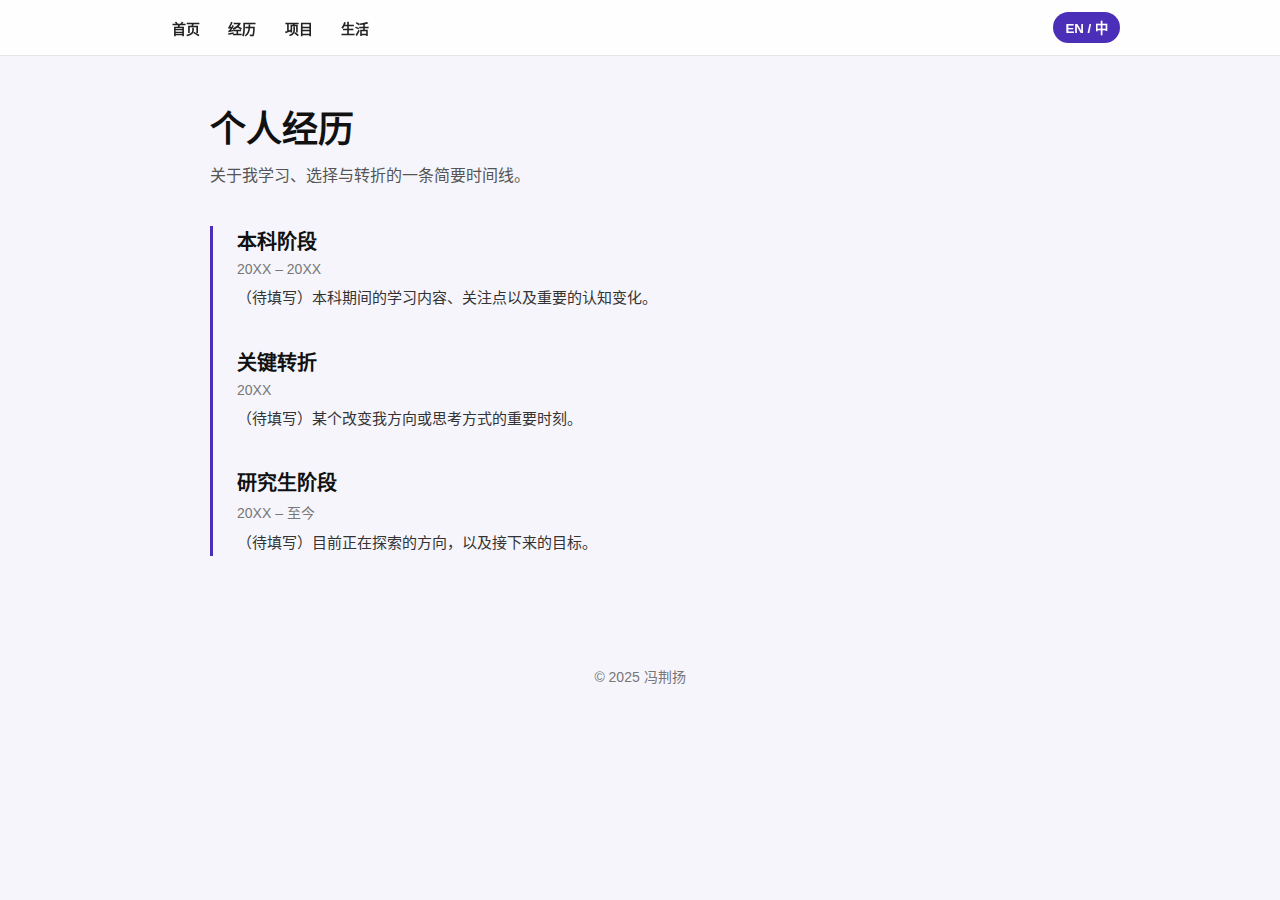
<file: journey.html>
<!DOCTYPE html>
<html lang="zh-CN">
<head>
  <meta charset="UTF-8" />
  <meta name="viewport" content="width=device-width, initial-scale=1.0" />
  <title>Journey | 冯荆扬</title>

  <style>
    /* ===== Reset ===== */
    * {
      box-sizing: border-box;
      margin: 0;
      padding: 0;
    }

    body {
      font-family: -apple-system, BlinkMacSystemFont, "Segoe UI",
                   "PingFang SC", "Microsoft YaHei", Arial, sans-serif;
      background: #f6f5fb;
      color: #111;
      min-height: 100vh;
    }

    /* ===== Top Navigation (same as index) ===== */
    header {
      position: fixed;
      top: 0;
      left: 0;
      right: 0;
      height: 56px;
      background: rgba(255, 255, 255, 0.9);
      backdrop-filter: blur(8px);
      display: flex;
      align-items: center;
      justify-content: center;
      z-index: 10;
      border-bottom: 1px solid #e6e6e6;
    }

    nav {
      width: 100%;
      max-width: 1000px;
      padding: 0 20px;
      display: flex;
      align-items: center;
      justify-content: space-between;
    }

    .nav-links a {
      margin: 0 12px;
      text-decoration: none;
      color: #222;
      font-weight: 600;
      font-size: 14px;
    }

    .lang-btn {
      padding: 6px 12px;
      border-radius: 999px;
      border: none;
      background: #4b2fb8;
      color: #fff;
      font-weight: 600;
      cursor: pointer;
    }

    /* ===== Page Layout ===== */
    main {
      max-width: 900px;
      margin: 0 auto;
      padding: 100px 20px 80px;
    }

    h1 {
      font-size: 36px;
      font-weight: 800;
      margin-bottom: 10px;
    }

    .subtitle {
      font-size: 16px;
      color: #555;
      margin-bottom: 40px;
    }

    /* ===== Timeline ===== */
    .timeline {
      position: relative;
      padding-left: 24px;
      border-left: 3px solid #4b2fb8;
    }

    .entry {
      margin-bottom: 36px;
    }

    .entry:last-child {
      margin-bottom: 0;
    }

    .entry h2 {
      font-size: 20px;
      font-weight: 700;
      margin-bottom: 6px;
    }

    .entry .time {
      font-size: 14px;
      color: #777;
      margin-bottom: 8px;
    }

    .entry p {
      font-size: 15px;
      line-height: 1.7;
      color: #333;
    }

    /* ===== Footer ===== */
    footer {
      text-align: center;
      padding: 30px 20px;
      font-size: 14px;
      color: #777;
    }
  </style>
</head>

<body>

  <!-- Navigation -->
  <header>
    <nav>
      <div class="nav-links">
        <a href="index.html" data-en="Home" data-zh="首页">首页</a>
        <a href="journey.html" data-en="Journey" data-zh="经历">经历</a>
        <a href="projects.html" data-en="Projects" data-zh="项目">项目</a>
        <a href="life.html" data-en="Life" data-zh="生活">生活</a>
      </div>

      <button class="lang-btn" id="langToggle">EN / 中</button>
    </nav>
  </header>

  <!-- Content -->
  <main>
    <h1 data-en="Journey" data-zh="个人经历">个人经历</h1>
    <p class="subtitle"
       data-en="A brief timeline of my background, choices, and turning points."
       data-zh="关于我学习、选择与转折的一条简要时间线。">
      关于我学习、选择与转折的一条简要时间线。
    </p>

    <div class="timeline">

      <!-- Entry 1 -->
      <div class="entry">
        <h2 data-en="Undergraduate Study" data-zh="本科阶段">本科阶段</h2>
        <div class="time" data-en="20XX – 20XX" data-zh="20XX – 20XX">20XX – 20XX</div>
        <p data-en="(To be filled) What I studied, what I focused on, and what I realized during this period."
           data-zh="（待填写）本科期间的学习内容、关注点以及重要的认知变化。">
          （待填写）本科期间的学习内容、关注点以及重要的认知变化。
        </p>
      </div>

      <!-- Entry 2 -->
      <div class="entry">
        <h2 data-en="Turning Point" data-zh="关键转折">关键转折</h2>
        <div class="time" data-en="20XX" data-zh="20XX">20XX</div>
        <p data-en="(To be filled) A key moment that changed my direction or mindset."
           data-zh="（待填写）某个改变我方向或思考方式的重要时刻。">
          （待填写）某个改变我方向或思考方式的重要时刻。
        </p>
      </div>

      <!-- Entry 3 -->
      <div class="entry">
        <h2 data-en="Graduate Study" data-zh="研究生阶段">研究生阶段</h2>
        <div class="time" data-en="20XX – Present" data-zh="20XX – 至今">20XX – 至今</div>
        <p data-en="(To be filled) What I am exploring now and what I hope to do next."
           data-zh="（待填写）目前正在探索的方向，以及接下来的目标。">
          （待填写）目前正在探索的方向，以及接下来的目标。
        </p>
      </div>

    </div>
  </main>

  <footer>
    © 2025 冯荆扬
  </footer>

  <script>
    const toggle = document.getElementById("langToggle");
    let currentLang = localStorage.getItem("lang") || "zh";

    function applyLang(lang) {
      document.querySelectorAll("[data-en]").forEach(el => {
        el.textContent = el.getAttribute(lang === "en" ? "data-en" : "data-zh");
      });
      toggle.textContent = lang === "en" ? "中 / EN" : "EN / 中";
      document.documentElement.lang = lang === "en" ? "en" : "zh-CN";
      localStorage.setItem("lang", lang);
    }

    toggle.addEventListener("click", () => {
      currentLang = currentLang === "en" ? "zh" : "en";
      applyLang(currentLang);
    });

    applyLang(currentLang);
  </script>

</body>
</html>
</file>
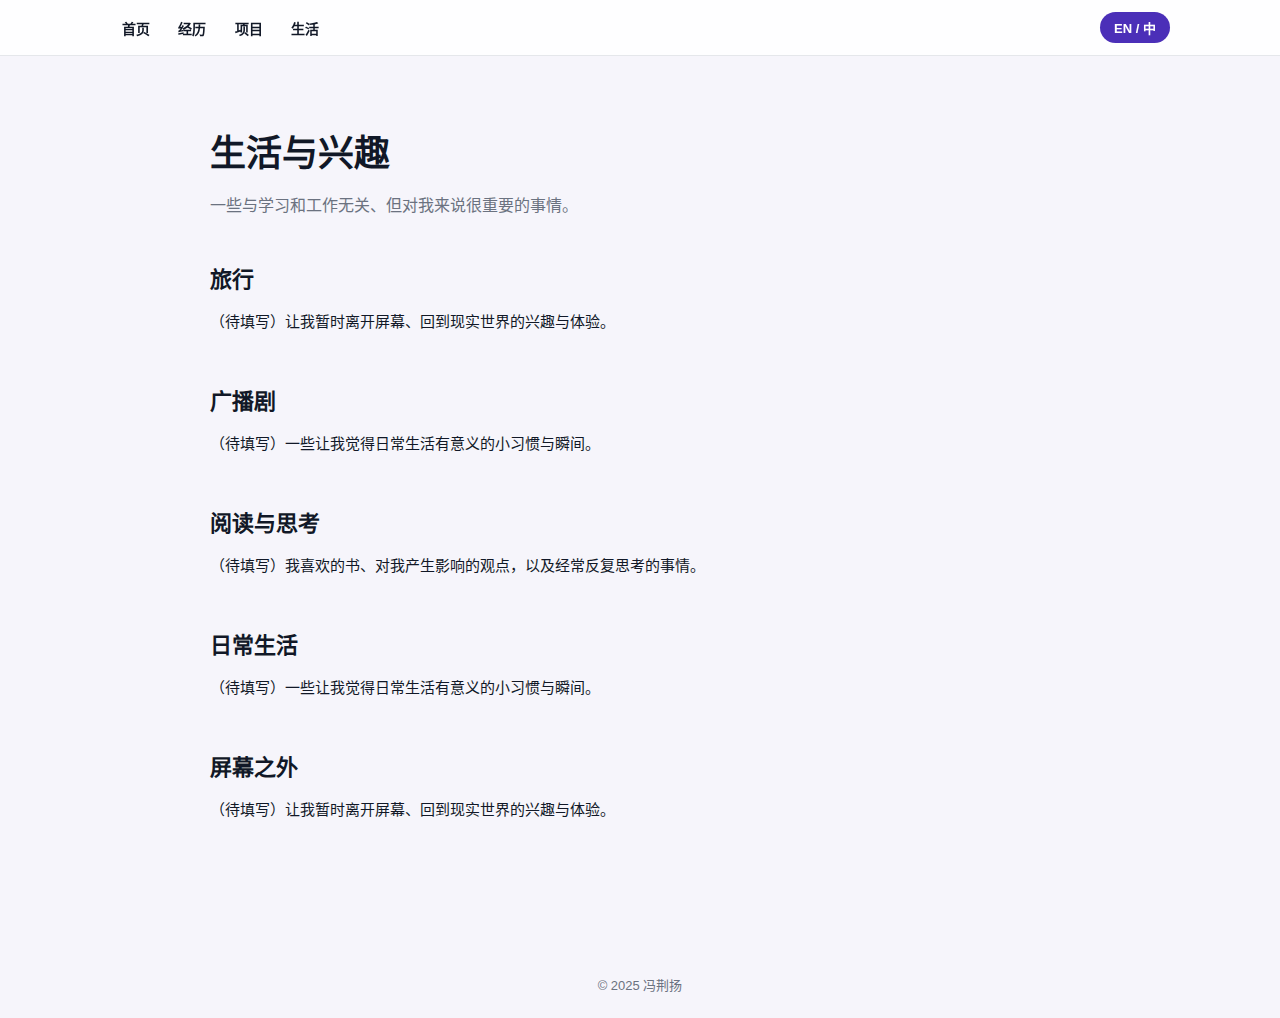
<file: life.html>
<!DOCTYPE html>
<html lang="zh-CN">
<head>
  <meta charset="UTF-8" />
  <meta name="viewport" content="width=device-width, initial-scale=1.0" />
  <title>Life | 冯荆扬</title>

  <link rel="stylesheet" href="style.css">
  <script src="scripts.js"></script>
</head>

<body class="life-page">

  <!-- Navigation -->
  <header>
    <nav>
      <div class="nav-links">
        <a href="index.html" data-en="Home" data-zh="首页">首页</a>
        <a href="journey.html" data-en="Journey" data-zh="经历">经历</a>
        <a href="projects.html" data-en="Projects" data-zh="项目">项目</a>
        <a href="life.html" data-en="Life" data-zh="生活">生活</a>
      </div>

      <button class="lang-btn" id="langToggle">EN / 中</button>
    </nav>
  </header>

  <!-- Content -->
  <main>
    <h1 data-en="Life & Interests" data-zh="生活与兴趣">生活与兴趣</h1>
    <p class="subtitle"
       data-en="Things I enjoy, reflect on, and keep doing outside of work and study."
       data-zh="一些与学习和工作无关、但对我来说很重要的事情。">
      一些与学习和工作无关、但对我来说很重要的事情。
    </p>

    <!-- Section 1 -->
    <div class="life-section">
      <h2 data-en="Travel" data-zh="旅行">旅行</h2>
      <p
        data-en="(To be filled) Hobbies or experiences that help me step away from screens."
        data-zh="（待填写）让我暂时离开屏幕、回到现实世界的兴趣与体验。">
        （待填写）让我暂时离开屏幕、回到现实世界的兴趣与体验。
      </p>
    </div>

    <!-- Section 2 -->
    <div class="life-section">
      <h2 data-en="Radio Play" data-zh="广播剧">广播剧</h2>
      <p
        data-en="(To be filled) Small routines, habits, or moments that make daily life meaningful."
        data-zh="（待填写）一些让我觉得日常生活有意义的小习惯与瞬间。">
        （待填写）一些让我觉得日常生活有意义的小习惯与瞬间。
      </p>
    </div>


    <!-- Section 2 -->
    <div class="life-section">
      <h2 data-en="Reading & Thinking" data-zh="阅读与思考">阅读与思考</h2>
      <p
        data-en="(To be filled) Books I enjoy, ideas that resonate with me, and thoughts I like to revisit."
        data-zh="（待填写）我喜欢的书、对我产生影响的观点，以及经常反复思考的事情。">
        （待填写）我喜欢的书、对我产生影响的观点，以及经常反复思考的事情。
      </p>
    </div>

    <!-- Section 3 -->
    <div class="life-section">
      <h2 data-en="Daily Life" data-zh="日常生活">日常生活</h2>
      <p
        data-en="(To be filled) Small routines, habits, or moments that make daily life meaningful."
        data-zh="（待填写）一些让我觉得日常生活有意义的小习惯与瞬间。">
        （待填写）一些让我觉得日常生活有意义的小习惯与瞬间。
      </p>
    </div>

    <!-- Section 3 -->
    <div class="life-section">
      <h2 data-en="Outside the Screen" data-zh="屏幕之外">屏幕之外</h2>
      <p
        data-en="(To be filled) Hobbies or experiences that help me step away from screens."
        data-zh="（待填写）让我暂时离开屏幕、回到现实世界的兴趣与体验。">
        （待填写）让我暂时离开屏幕、回到现实世界的兴趣与体验。
      </p>
    </div>

  </main>

  <footer>
    © 2025 冯荆扬
  </footer>

</body>
</html>
</file>
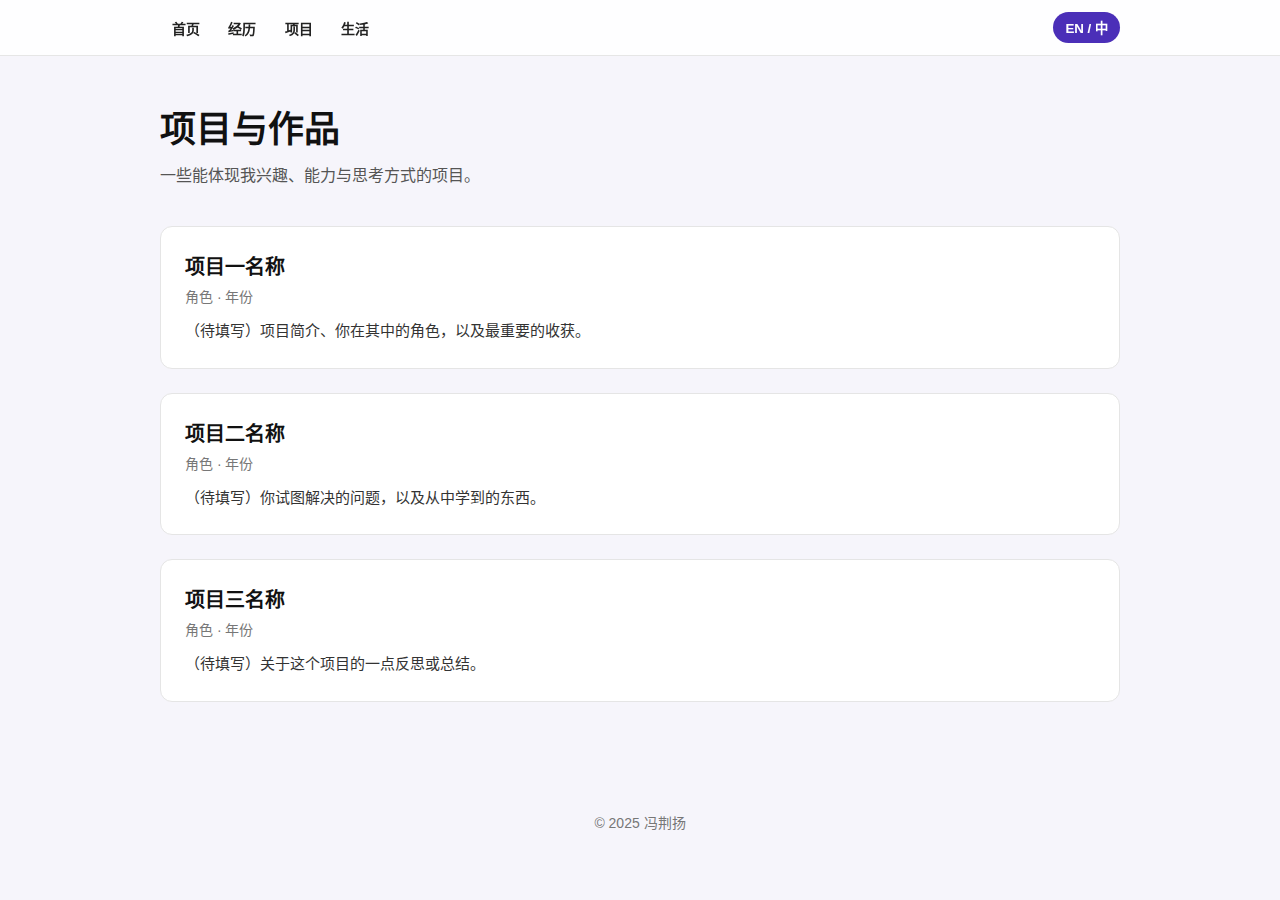
<file: projects.html>
<!DOCTYPE html>
<html lang="zh-CN">
<head>
  <meta charset="UTF-8" />
  <meta name="viewport" content="width=device-width, initial-scale=1.0" />
  <title>Projects | 冯荆扬</title>

  <style>
    /* ===== Reset ===== */
    * {
      box-sizing: border-box;
      margin: 0;
      padding: 0;
    }

    body {
      font-family: -apple-system, BlinkMacSystemFont, "Segoe UI",
                   "PingFang SC", "Microsoft YaHei", Arial, sans-serif;
      background: #f6f5fb;
      color: #111;
      min-height: 100vh;
    }

    /* ===== Top Navigation ===== */
    header {
      position: fixed;
      top: 0;
      left: 0;
      right: 0;
      height: 56px;
      background: rgba(255, 255, 255, 0.9);
      backdrop-filter: blur(8px);
      display: flex;
      align-items: center;
      justify-content: center;
      z-index: 10;
      border-bottom: 1px solid #e6e6e6;
    }

    nav {
      width: 100%;
      max-width: 1000px;
      padding: 0 20px;
      display: flex;
      align-items: center;
      justify-content: space-between;
    }

    .nav-links a {
      margin: 0 12px;
      text-decoration: none;
      color: #222;
      font-weight: 600;
      font-size: 14px;
    }

    .lang-btn {
      padding: 6px 12px;
      border-radius: 999px;
      border: none;
      background: #4b2fb8;
      color: #fff;
      font-weight: 600;
      cursor: pointer;
    }

    /* ===== Page Layout ===== */
    main {
      max-width: 1000px;
      margin: 0 auto;
      padding: 100px 20px 80px;
    }

    h1 {
      font-size: 36px;
      font-weight: 800;
      margin-bottom: 10px;
    }

    .subtitle {
      font-size: 16px;
      color: #555;
      margin-bottom: 40px;
    }

    /* ===== Projects ===== */
    .projects {
      display: grid;
      grid-template-columns: 1fr;
      gap: 24px;
    }

    .project-card {
      background: #ffffff;
      border-radius: 12px;
      padding: 24px;
      border: 1px solid #e5e5e5;
    }

    .project-card h2 {
      font-size: 20px;
      font-weight: 700;
      margin-bottom: 6px;
    }

    .project-meta {
      font-size: 14px;
      color: #777;
      margin-bottom: 12px;
    }

    .project-card p {
      font-size: 15px;
      line-height: 1.7;
      color: #333;
    }

    /* ===== Footer ===== */
    footer {
      text-align: center;
      padding: 30px 20px;
      font-size: 14px;
      color: #777;
    }
  </style>
</head>

<body>

  <!-- Navigation -->
  <header>
    <nav>
      <div class="nav-links">
        <a href="index.html" data-en="Home" data-zh="首页">首页</a>
        <a href="journey.html" data-en="Journey" data-zh="经历">经历</a>
        <a href="projects.html" data-en="Projects" data-zh="项目">项目</a>
        <a href="life.html" data-en="Life" data-zh="生活">生活</a>
      </div>

      <button class="lang-btn" id="langToggle">EN / 中</button>
    </nav>
  </header>

  <!-- Content -->
  <main>
    <h1 data-en="Projects" data-zh="项目与作品">项目与作品</h1>
    <p class="subtitle"
       data-en="Selected projects that reflect my interests, skills, and thinking."
       data-zh="一些能体现我兴趣、能力与思考方式的项目。">
      一些能体现我兴趣、能力与思考方式的项目。
    </p>

    <div class="projects">

      <!-- Project 1 -->
      <div class="project-card">
        <h2 data-en="Project Title One" data-zh="项目一名称">项目一名称</h2>
        <div class="project-meta"
             data-en="Role · Year"
             data-zh="角色 · 年份">
          角色 · 年份
        </div>
        <p data-en="(To be filled) Brief description of the project, your role, and key takeaways."
           data-zh="（待填写）项目简介、你在其中的角色，以及最重要的收获。">
          （待填写）项目简介、你在其中的角色，以及最重要的收获。
        </p>
      </div>

      <!-- Project 2 -->
      <div class="project-card">
        <h2 data-en="Project Title Two" data-zh="项目二名称">项目二名称</h2>
        <div class="project-meta"
             data-en="Role · Year"
             data-zh="角色 · 年份">
          角色 · 年份
        </div>
        <p data-en="(To be filled) What problem you tried to solve and what you learned."
           data-zh="（待填写）你试图解决的问题，以及从中学到的东西。">
          （待填写）你试图解决的问题，以及从中学到的东西。
        </p>
      </div>

      <!-- Project 3 -->
      <div class="project-card">
        <h2 data-en="Project Title Three" data-zh="项目三名称">项目三名称</h2>
        <div class="project-meta"
             data-en="Role · Year"
             data-zh="角色 · 年份">
          角色 · 年份
        </div>
        <p data-en="(To be filled) A short reflection on this project."
           data-zh="（待填写）关于这个项目的一点反思或总结。">
          （待填写）关于这个项目的一点反思或总结。
        </p>
      </div>

    </div>
  </main>

  <footer>
    © 2025 冯荆扬
  </footer>

  <script>
    const toggle = document.getElementById("langToggle");
    let currentLang = localStorage.getItem("lang") || "zh";

    function applyLang(lang) {
      document.querySelectorAll("[data-en]").forEach(el => {
        el.textContent = el.getAttribute(lang === "en" ? "data-en" : "data-zh");
      });
      toggle.textContent = lang === "en" ? "中 / EN" : "EN / 中";
      document.documentElement.lang = lang === "en" ? "en" : "zh-CN";
      localStorage.setItem("lang", lang);
    }

    toggle.addEventListener("click", () => {
      currentLang = currentLang === "en" ? "zh" : "en";
      applyLang(currentLang);
    });

    applyLang(currentLang);
  </script>

</body>
</html>
</file>
<file: style.css>
/* =====================================================
   1. Reset & Global Base
===================================================== */
* {
  box-sizing: border-box;
}

html, body {
  margin: 0;
  padding: 0;
  font-family: -apple-system, BlinkMacSystemFont,
               "Segoe UI", Roboto,
               "PingFang SC", "Microsoft YaHei",
               Arial, sans-serif;
}

/* =====================================================
   2. Color System (Single Source of Truth)
===================================================== */
:root {
  --purple-main: #4b2fb8;
  --purple-light: #8e6cd8;

  --text-main: #111827;
  --text-sub: #6b7280;

  --bg-light: #f6f5fb;
  --card-bg: #ffffff;
  --border-light: #e5e7eb;
}

/* =====================================================
   3. Global Navigation (ALL pages)
===================================================== */
header {
  position: fixed;
  top: 0;
  left: 0;
  right: 0;
  height: 56px;
  z-index: 100;

  background: rgba(255, 255, 255, 0.88);
  backdrop-filter: blur(8px);
  border-bottom: 1px solid var(--border-light);

  display: flex;
  justify-content: center;
}

nav {
  width: 100%;
  max-width: 1100px;
  padding: 0 20px;

  display: flex;
  align-items: center;
  justify-content: space-between;
}

.nav-links a {
  margin: 0 12px;
  text-decoration: none;
  font-size: 14px;
  font-weight: 600;
  color: var(--text-main);
}

.nav-links a:hover {
  color: var(--purple-main);
}

.lang-btn {
  padding: 6px 14px;
  border-radius: 999px;
  border: none;
  background: var(--purple-main);
  color: #fff;
  font-size: 13px;
  font-weight: 600;
  cursor: pointer;
}

/* =====================================================
   4. Index Page (Home)
===================================================== */
body.index-page {
  min-height: 100vh;
   background: url("assets/background.jpg");
  background-size: cover;
  background-position: center;
  background-repeat: no-repeat;
  color: #ffffff;
}

.index-page main {
  min-height: 100vh;
  padding-top: 56px;

  display: flex;
  align-items: center;
  justify-content: center;
}

.index-page .hero {
  max-width: 680px;
  padding: 48px 32px;
  text-align: center;
}

.index-page .hero h1 {
  font-size: 56px;
  font-weight: 800;
  margin-bottom: 16px;
}

.index-page .hero p {
  font-size: 18px;
  line-height: 1.6;
  margin-bottom: 14px;
  opacity: 0.95;
}

.index-page .contact {
  margin-top: 28px;
  font-size: 15px;
}

.index-page .contact a {
  color: #ffffff;
  text-decoration: underline;
  margin: 0 6px;
}

/* Responsive */
@media (max-width: 600px) {
  .index-page .hero h1 {
    font-size: 40px;
  }

  .index-page .hero p {
    font-size: 16px;
  }
}

/* =====================================================
   5. Shared Content Page Layout
===================================================== */
body.journey-page,
body.projects-page,
body.life-page {
  min-height: 100vh;
  background: var(--bg-light);
  color: var(--text-main);
}

body.journey-page main,
body.projects-page main,
body.life-page main {
  max-width: 900px;
  margin: 0 auto;
  padding: 100px 20px 80px;
}

/* =====================================================
   6. Headings & Typography (Content Pages)
===================================================== */
body.journey-page h1,
body.projects-page h1,
body.life-page h1 {
  font-size: 36px;
  font-weight: 800;
  margin-bottom: 12px;
}

.subtitle {
  font-size: 16px;
  color: var(--text-sub);
  margin-bottom: 40px;
}

p {
  font-size: 15px;
  line-height: 1.8;
  color: var(--text-sub);
}

/* =====================================================
   7. Journey Page
===================================================== */
.journey-page .timeline {
  position: relative;
  padding-left: 24px;
  border-left: 3px solid var(--purple-main);
}

.journey-page .entry {
  margin-bottom: 36px;
}

.journey-page .entry h2 {
  font-size: 20px;
  font-weight: 700;
  margin-bottom: 6px;
}

.journey-page .entry .time {
  font-size: 14px;
  color: var(--text-sub);
  margin-bottom: 8px;
}

.journey-page .entry p {
  color: var(--text-main);
}

/* =====================================================
   8. Projects Page
===================================================== */
.projects-page .projects {
  display: grid;
  grid-template-columns: 1fr;
  gap: 24px;
}

.projects-page .project-card {
  background: var(--card-bg);
  border-radius: 12px;
  padding: 24px;
  border: 1px solid var(--border-light);
}

.projects-page .project-card h2 {
  font-size: 20px;
  font-weight: 700;
  margin-bottom: 6px;
}

.projects-page .project-meta {
  font-size: 14px;
  color: var(--text-sub);
  margin-bottom: 12px;
}

.projects-page .project-card p {
  color: var(--text-main);
}

/* =====================================================
   9. Life Page
===================================================== */
.life-page .life-section {
  margin-bottom: 48px;
}

.life-page .life-section h2 {
  font-size: 22px;
  font-weight: 700;
  margin-bottom: 10px;
}

.life-page .life-section p {
  max-width: 720px;
  color: var(--text-main);
}

/* =====================================================
   10. Footer (optional)
===================================================== */
footer {
  text-align: center;
  padding: 24px;
  font-size: 13px;
  color: var(--text-sub);
}
</file>
